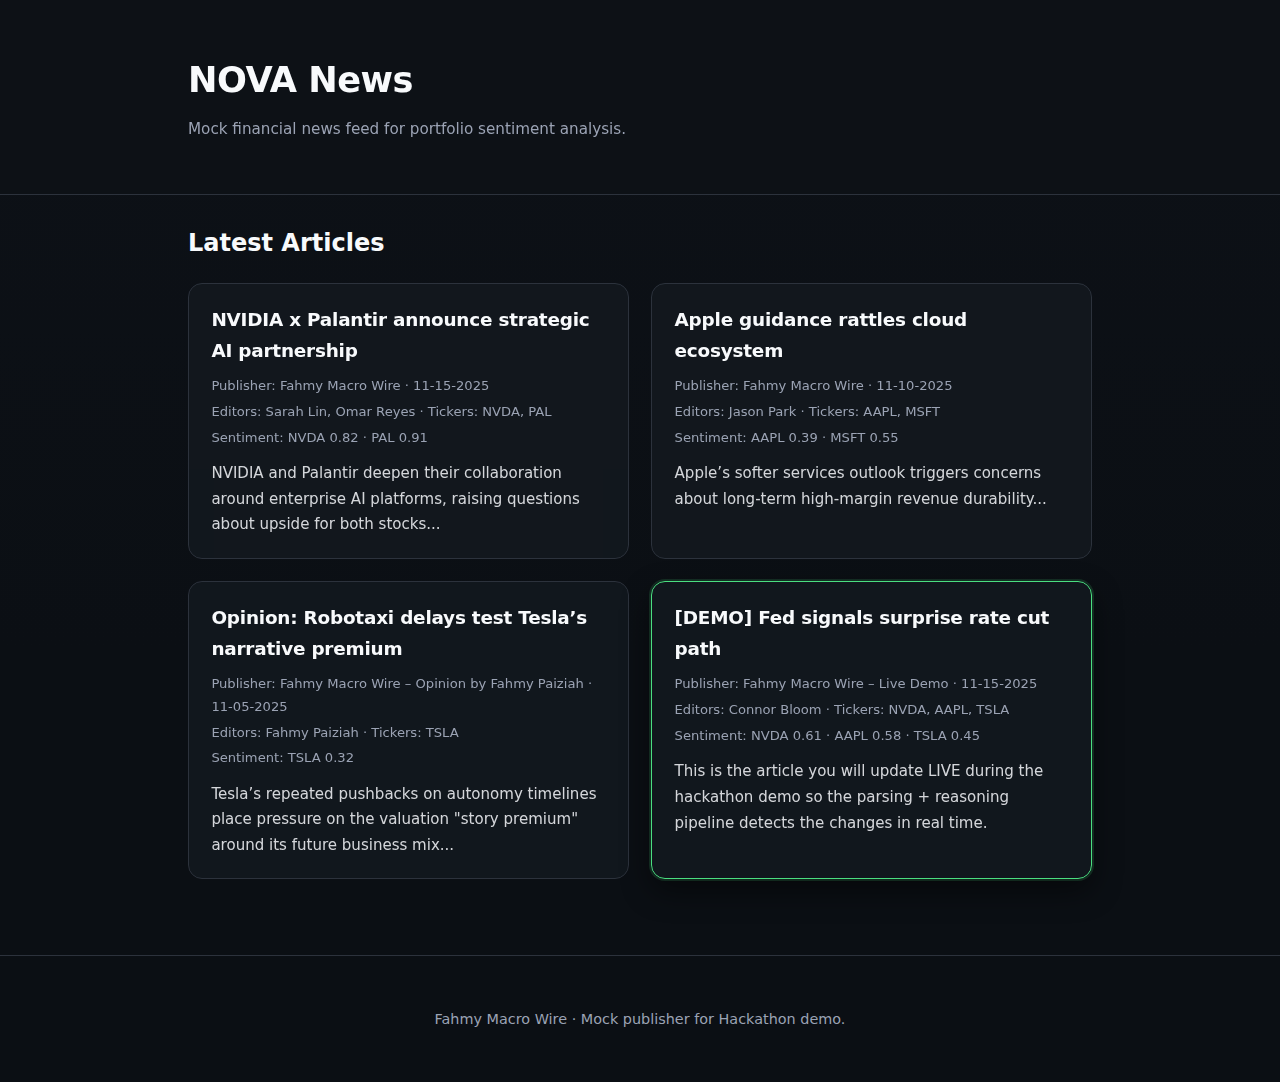
<file: index.html>
<!DOCTYPE html>
<html lang="en">
<head>
  <meta charset="UTF-8" />
  <title>NOVA News</title>
  <meta name="viewport" content="width=device-width, initial-scale=1.0" />
  <link rel="stylesheet" href="styles.css" />
</head>
<body>
  <header class="site-header">
    <div class="container">
      <h1 class="site-title">NOVA News</h1>
      <p class="site-subtitle">
        Mock financial news feed for portfolio sentiment analysis.
      </p>
    </div>
  </header>

  <main class="container">
    <section class="section">
      <h2>Latest Articles</h2>

      <div class="articles-grid">

        <!-- ARTICLE 1 -->
        <article class="article-card">
          <a href="article.html?slug=nvda-palantir-deal" class="article-link">
            <h3>NVIDIA x Palantir announce strategic AI partnership</h3>
          </a>
          <p class="meta">Publisher: Fahmy Macro Wire · 11-15-2025</p>
          <p class="meta">Editors: Sarah Lin, Omar Reyes · Tickers: NVDA, PAL</p>
          <p class="meta">Sentiment: NVDA 0.82 · PAL 0.91</p>
          <p class="excerpt">
            NVIDIA and Palantir deepen their collaboration around enterprise AI platforms,
            raising questions about upside for both stocks...
          </p>
        </article>

        <!-- ARTICLE 2 -->
        <article class="article-card">
          <a href="article.html?slug=aapl-cloud-scare" class="article-link">
            <h3>Apple guidance rattles cloud ecosystem</h3>
          </a>
          <p class="meta">Publisher: Fahmy Macro Wire · 11-10-2025</p>
          <p class="meta">Editors: Jason Park · Tickers: AAPL, MSFT</p>
          <p class="meta">Sentiment: AAPL 0.39 · MSFT 0.55</p>
          <p class="excerpt">
            Apple’s softer services outlook triggers concerns about long-term
            high-margin revenue durability...
          </p>
        </article>

        <!-- ARTICLE 3 -->
        <article class="article-card">
          <a href="article.html?slug=tsla-robotaxi-delay" class="article-link">
            <h3>Opinion: Robotaxi delays test Tesla’s narrative premium</h3>
          </a>
          <p class="meta">Publisher: Fahmy Macro Wire – Opinion by Fahmy Paiziah · 11-05-2025</p>
          <p class="meta">Editors: Fahmy Paiziah · Tickers: TSLA</p>
          <p class="meta">Sentiment: TSLA 0.32</p>
          <p class="excerpt">
            Tesla’s repeated pushbacks on autonomy timelines place pressure
            on the valuation "story premium" around its future business mix...
          </p>
        </article>

        <!-- DEMO ARTICLE (you'll edit live for judges) -->
        <article class="article-card demo-card">
          <a href="article.html?slug=demo-fed-rate-cut" class="article-link">
            <h3>[DEMO] Fed signals surprise rate cut path</h3>
          </a>
          <p class="meta">Publisher: Fahmy Macro Wire – Live Demo · 11-15-2025</p>
          <p class="meta">Editors: Connor Bloom · Tickers: NVDA, AAPL, TSLA</p>
          <p class="meta">Sentiment: NVDA 0.61 · AAPL 0.58 · TSLA 0.45</p>
          <p class="excerpt">
            This is the article you will update LIVE during the hackathon demo so 
            the parsing + reasoning pipeline detects the changes in real time.
          </p>
        </article>

      </div>
    </section>
  </main>

  <footer class="site-footer">
    <div class="container">
      <p>Fahmy Macro Wire · Mock publisher for Hackathon demo.</p>
    </div>
  </footer>
</body>
</html>
</file>
<file: styles.css>
:root {
    --bg: #0d1117;
    --bg-alt: #161b22;
    --card-bg: rgba(22, 27, 34, 0.65);
    --card-bg-hover: rgba(32, 39, 49, 0.85);
    --accent: #4ade80;
    --accent-soft: rgba(74, 222, 128, 0.15);
    --text: #f8fafc;
    --muted: #9ba3b4;
    --border: #2c323c;
    --font: system-ui, -apple-system, BlinkMacSystemFont, "Segoe UI", sans-serif;
  
    --radius: 14px;
    --transition: 180ms cubi bezier(0.22, 1, 0.36, 1);
  }
  
  * {
    box-sizing: border-box;
    margin: 0;
    padding: 0;
  }
  
  body {
    font-family: var(--font);
    background: linear-gradient(180deg, #0d1117 0%, #0b0f14 60%);
    color: var(--text);
    line-height: 1.7;
    -webkit-font-smoothing: antialiased;
  }
  
  .container {
    max-width: 960px;
    margin: 0 auto;
    padding: 1.75rem;
  }
  
  /* HEADER */
  .site-header {
    border-bottom: 1px solid var(--border);
    background: rgba(13, 17, 23, 0.75);
    backdrop-filter: blur(14px);
    position: sticky;
    top: 0;
    z-index: 100;
    padding: 1.4rem 0;
  }
  
  .site-title {
    font-size: 2.2rem;
    font-weight: 800;
    letter-spacing: -0.5px;
  }
  
  .site-subtitle {
    margin-top: 0.45rem;
    color: var(--muted);
    font-size: 0.95rem;
  }
  
  /* ARTICLES GRID */
  .articles-grid {
    display: grid;
    grid-template-columns: repeat(auto-fit, minmax(290px, 1fr));
    gap: 1.4rem;
    padding-top: 1.2rem;
  }
  
  .article-card {
    background: var(--card-bg);
    border-radius: var(--radius);
    padding: 1.25rem 1.4rem;
    border: 1px solid var(--border);
    backdrop-filter: blur(10px);
    transition: transform 0.2s ease, border-color 0.2s ease,
      box-shadow 0.2s ease, background 0.2s ease;
  }
  
  .article-card:hover {
    transform: translateY(-5px);
    background: var(--card-bg-hover);
    border-color: var(--accent);
    box-shadow: 0 12px 32px rgba(0, 0, 0, 0.45);
  }
  
  .demo-card {
    border-color: var(--accent);
    box-shadow: 0 0 0 2px var(--accent-soft), 0 12px 30px rgba(0, 0, 0, 0.48);
  }
  
  .article-link {
    color: var(--text);
    text-decoration: none;
  }
  
  .article-card h3 {
    margin-bottom: 0.55rem;
    font-size: 1.15rem;
    font-weight: 600;
    letter-spacing: -0.2px;
  }
  
  .meta {
    margin: 0.22rem 0;
    font-size: 0.82rem;
    color: var(--muted);
  }
  
  .excerpt {
    margin-top: 0.75rem;
    font-size: 0.94rem;
    color: #e5e7eb;
    opacity: 0.92;
  }
  
  /* ARTICLE PAGE */
  .article-page {
    background: rgba(16, 22, 33, 0.75);
    border: 1px solid var(--border);
    padding: 2rem 2.2rem;
    border-radius: var(--radius);
    backdrop-filter: blur(14px);
    margin-top: 1.6rem;
    box-shadow: 0 18px 48px rgba(0, 0, 0, 0.4);
  }
  
  .article-page h2 {
    margin-bottom: 0.7rem;
    font-size: 1.65rem;
    letter-spacing: -0.4px;
    font-weight: 700;
  }
  
  .article-content {
    margin-top: 1.3rem;
    font-size: 1rem;
  }
  
  .article-content p {
    margin-bottom: 1rem;
  }
  
  /* BACK LINK */
  .back-link {
    display: inline-block;
    margin-top: 1.2rem;
    font-size: 0.95rem;
    color: var(--accent);
    text-decoration: none;
    font-weight: 500;
  }
  
  .back-link:hover {
    text-decoration: underline;
  }
  
  /* RAW JSON BLOCK */
  .code-block {
    background: rgba(10, 14, 20, 0.85);
    border: 1px solid var(--border);
    font-size: 0.9rem;
    padding: 1.1rem 1.2rem;
    border-radius: 10px;
    margin-top: 1.8rem;
    overflow-x: auto;
    white-space: pre;
    font-family: "JetBrains Mono", monospace;
  }
  
  /* FOOTER */
  .site-footer {
    margin-top: 3rem;
    padding: 1.4rem 0;
    border-top: 1px solid var(--border);
    text-align: center;
    font-size: 0.9rem;
    color: var(--muted);
  }
  
  /* RESPONSIVE */
  @media (max-width: 600px) {
    .site-title {
      font-size: 1.75rem;
    }
  
    .article-page {
      padding: 1.4rem;
    }
  }
</file>
